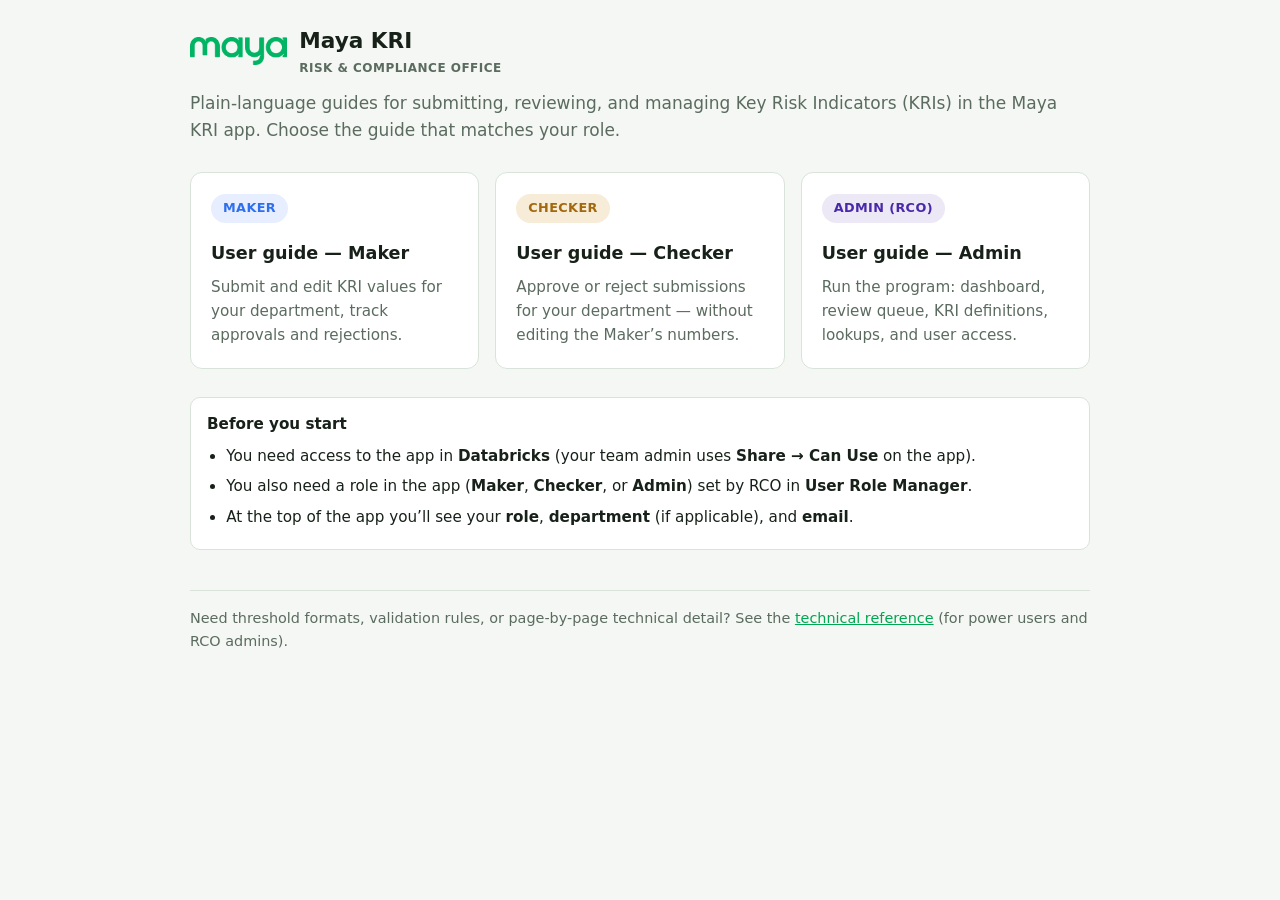
<file: docs/index.html>
<!DOCTYPE html>
<html lang="en">
<head>
  <meta charset="utf-8">
  <meta name="viewport" content="width=device-width, initial-scale=1">
  <title>Maya KRI — User Guide</title>
  <link rel="stylesheet" href="guide.css">
</head>
<body>
  <div class="wrap-wide">
    <div class="top">
      <img src="assets/maya_logo.png" alt="Maya">
      <h1>Maya KRI<span>Risk &amp; Compliance Office</span></h1>
    </div>
    <p class="lede">
      Plain-language guides for submitting, reviewing, and managing Key Risk Indicators (KRIs)
      in the Maya KRI app. Choose the guide that matches your role.
    </p>

    <div class="card-grid">
      <a class="card" href="maker.html">
        <span class="role-badge role-maker">Maker</span>
        <h2>User guide — Maker</h2>
        <p>Submit and edit KRI values for your department, track approvals and rejections.</p>
      </a>
      <a class="card" href="checker.html">
        <span class="role-badge role-checker">Checker</span>
        <h2>User guide — Checker</h2>
        <p>Approve or reject submissions for your department — without editing the Maker’s numbers.</p>
      </a>
      <a class="card" href="admin.html">
        <span class="role-badge role-admin">Admin (RCO)</span>
        <h2>User guide — Admin</h2>
        <p>Run the program: dashboard, review queue, KRI definitions, lookups, and user access.</p>
      </a>
    </div>

    <div class="box box-tip">
      <strong>Before you start</strong>
      <ul>
        <li>You need access to the app in <strong>Databricks</strong> (your team admin uses <strong>Share → Can Use</strong> on the app).</li>
        <li>You also need a role in the app (<strong>Maker</strong>, <strong>Checker</strong>, or <strong>Admin</strong>) set by RCO in <strong>User Role Manager</strong>.</li>
        <li>At the top of the app you’ll see your <strong>role</strong>, <strong>department</strong> (if applicable), and <strong>email</strong>.</li>
      </ul>
    </div>

    <p class="footer-note">
      Need threshold formats, validation rules, or page-by-page technical detail?
      See the <a href="technical-reference.html">technical reference</a> (for power users and RCO admins).
    </p>
  </div>
</body>
</html>
</file>
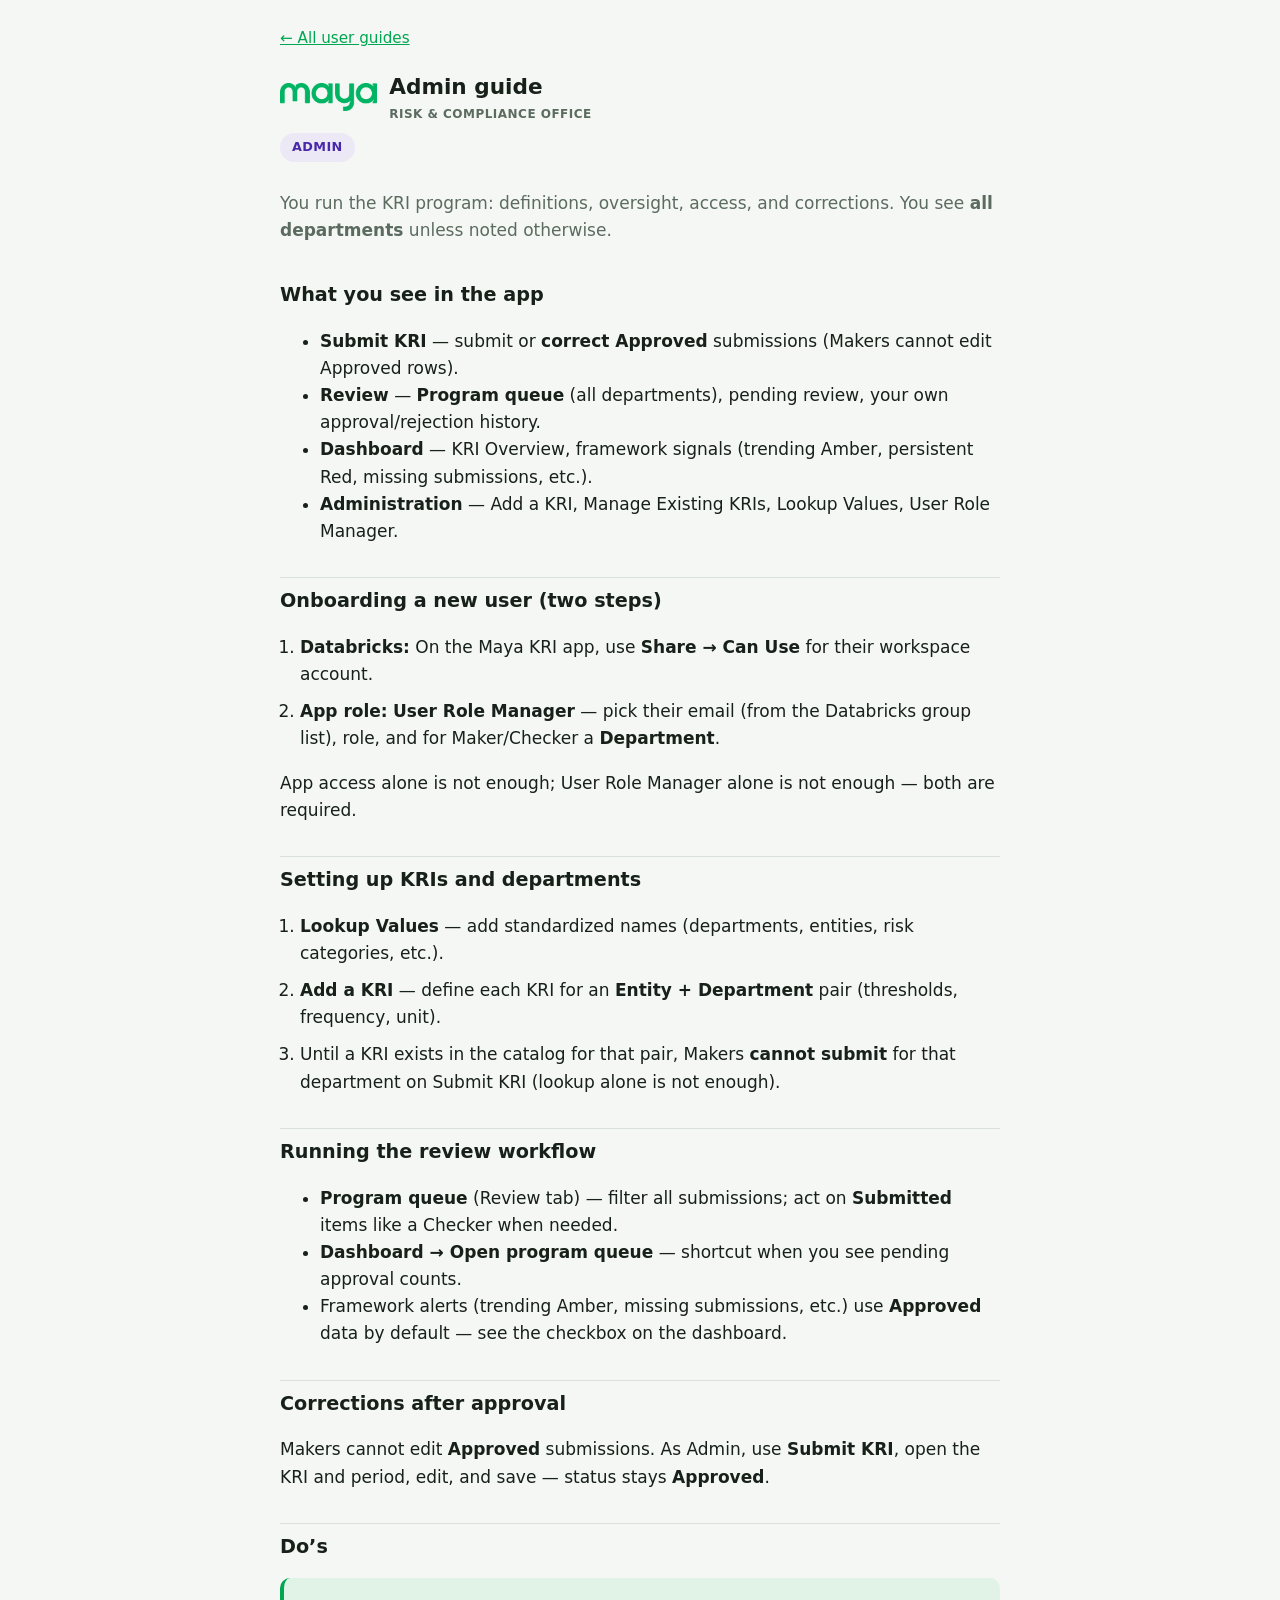
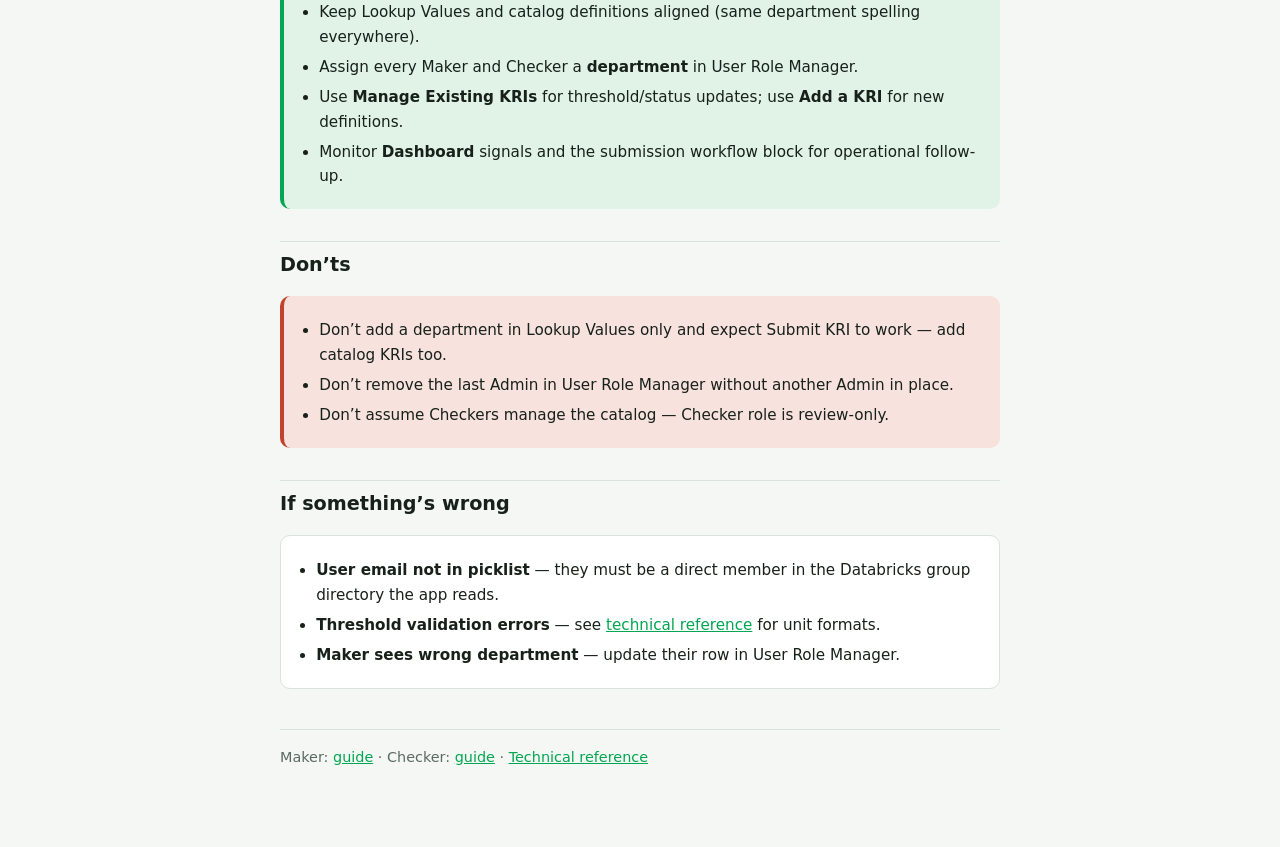
<file: docs/admin.html>
<!DOCTYPE html>
<html lang="en">
<head>
  <meta charset="utf-8">
  <meta name="viewport" content="width=device-width, initial-scale=1">
  <title>Maya KRI — Admin (RCO) guide</title>
  <link rel="stylesheet" href="guide.css">
</head>
<body>
  <div class="wrap">
    <a class="nav-back" href="index.html">← All user guides</a>
    <div class="top">
      <img src="assets/maya_logo.png" alt="Maya">
      <h1>Admin guide<span>Risk &amp; Compliance Office</span></h1>
    </div>
    <span class="role-badge role-admin">Admin</span>
    <p class="lede">
      You run the KRI program: definitions, oversight, access, and corrections. You see <strong>all departments</strong>
      unless noted otherwise.
    </p>

    <h2>What you see in the app</h2>
    <ul>
      <li><strong>Submit KRI</strong> — submit or <strong>correct Approved</strong> submissions (Makers cannot edit Approved rows).</li>
      <li><strong>Review</strong> — <strong>Program queue</strong> (all departments), pending review, your own approval/rejection history.</li>
      <li><strong>Dashboard</strong> — KRI Overview, framework signals (trending Amber, persistent Red, missing submissions, etc.).</li>
      <li><strong>Administration</strong> — Add a KRI, Manage Existing KRIs, Lookup Values, User Role Manager.</li>
    </ul>

    <h2>Onboarding a new user (two steps)</h2>
    <ol class="steps">
      <li><strong>Databricks:</strong> On the Maya KRI app, use <strong>Share → Can Use</strong> for their workspace account.</li>
      <li><strong>App role:</strong> <strong>User Role Manager</strong> — pick their email (from the Databricks group list), role, and for Maker/Checker a <strong>Department</strong>.</li>
    </ol>
    <p>App access alone is not enough; User Role Manager alone is not enough — both are required.</p>

    <h2>Setting up KRIs and departments</h2>
    <ol class="steps">
      <li><strong>Lookup Values</strong> — add standardized names (departments, entities, risk categories, etc.).</li>
      <li><strong>Add a KRI</strong> — define each KRI for an <strong>Entity + Department</strong> pair (thresholds, frequency, unit).</li>
      <li>Until a KRI exists in the catalog for that pair, Makers <strong>cannot submit</strong> for that department on Submit KRI (lookup alone is not enough).</li>
    </ol>

    <h2>Running the review workflow</h2>
    <ul>
      <li><strong>Program queue</strong> (Review tab) — filter all submissions; act on <strong>Submitted</strong> items like a Checker when needed.</li>
      <li><strong>Dashboard → Open program queue</strong> — shortcut when you see pending approval counts.</li>
      <li>Framework alerts (trending Amber, missing submissions, etc.) use <strong>Approved</strong> data by default — see the checkbox on the dashboard.</li>
    </ul>

    <h2>Corrections after approval</h2>
    <p>Makers cannot edit <strong>Approved</strong> submissions. As Admin, use <strong>Submit KRI</strong>, open the KRI and period, edit, and save — status stays <strong>Approved</strong>.</p>

    <h2>Do’s</h2>
    <div class="box box-do">
      <ul>
        <li>Keep Lookup Values and catalog definitions aligned (same department spelling everywhere).</li>
        <li>Assign every Maker and Checker a <strong>department</strong> in User Role Manager.</li>
        <li>Use <strong>Manage Existing KRIs</strong> for threshold/status updates; use <strong>Add a KRI</strong> for new definitions.</li>
        <li>Monitor <strong>Dashboard</strong> signals and the submission workflow block for operational follow-up.</li>
      </ul>
    </div>

    <h2>Don’ts</h2>
    <div class="box box-dont">
      <ul>
        <li>Don’t add a department in Lookup Values only and expect Submit KRI to work — add catalog KRIs too.</li>
        <li>Don’t remove the last Admin in User Role Manager without another Admin in place.</li>
        <li>Don’t assume Checkers manage the catalog — Checker role is review-only.</li>
      </ul>
    </div>

    <h2>If something’s wrong</h2>
    <div class="box box-tip">
      <ul>
        <li><strong>User email not in picklist</strong> — they must be a direct member in the Databricks group directory the app reads.</li>
        <li><strong>Threshold validation errors</strong> — see <a href="technical-reference.html">technical reference</a> for unit formats.</li>
        <li><strong>Maker sees wrong department</strong> — update their row in User Role Manager.</li>
      </ul>
    </div>

    <p class="footer-note">
      Maker: <a href="maker.html">guide</a> · Checker: <a href="checker.html">guide</a> ·
      <a href="technical-reference.html">Technical reference</a>
    </p>
  </div>
</body>
</html>
</file>
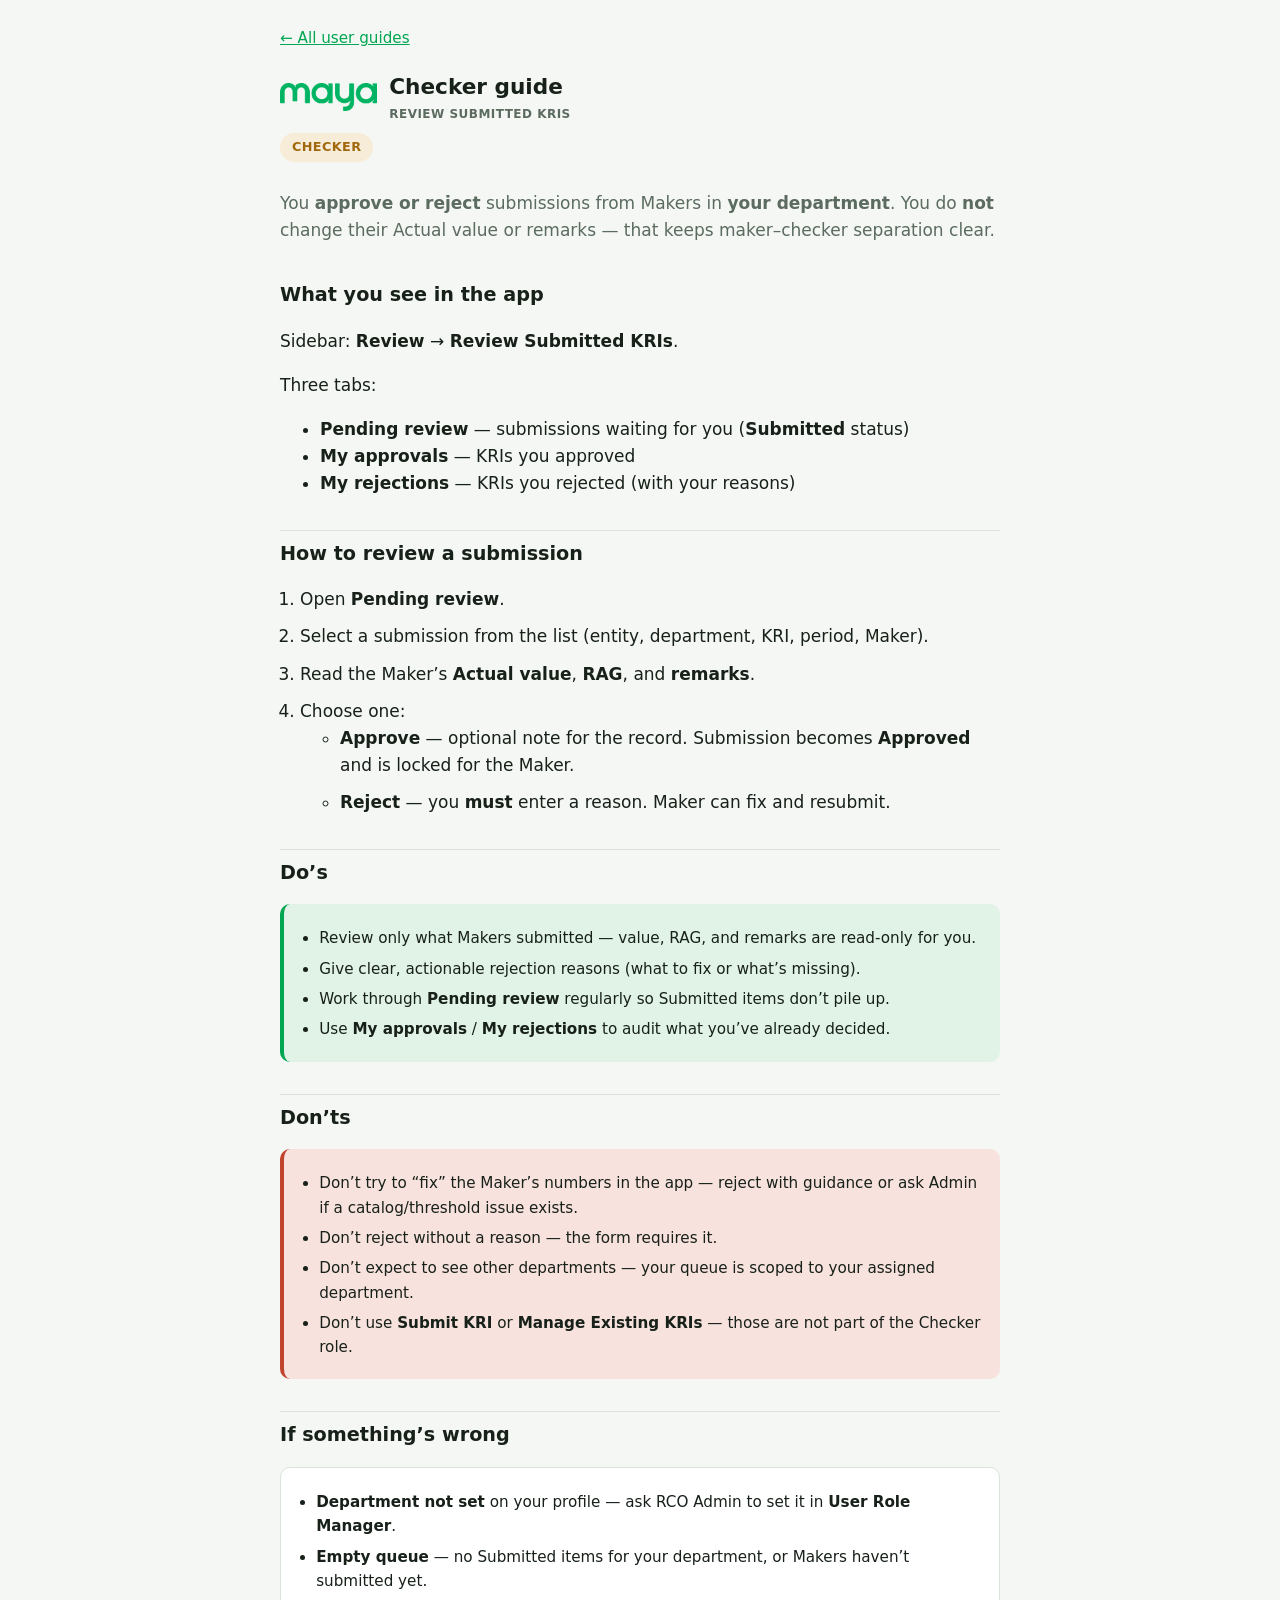
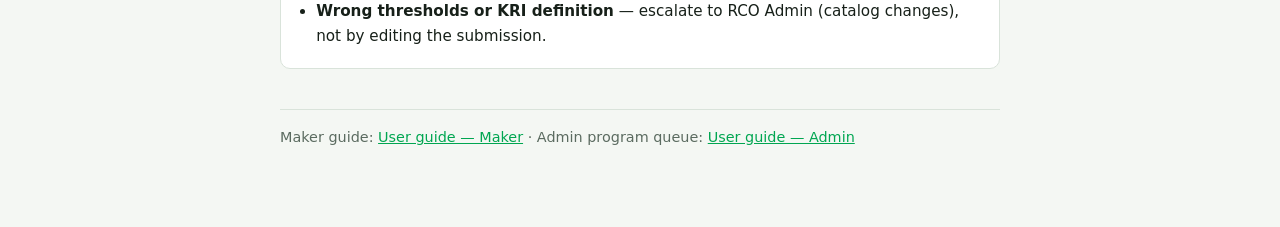
<file: docs/checker.html>
<!DOCTYPE html>
<html lang="en">
<head>
  <meta charset="utf-8">
  <meta name="viewport" content="width=device-width, initial-scale=1">
  <title>Maya KRI — Checker guide</title>
  <link rel="stylesheet" href="guide.css">
</head>
<body>
  <div class="wrap">
    <a class="nav-back" href="index.html">← All user guides</a>
    <div class="top">
      <img src="assets/maya_logo.png" alt="Maya">
      <h1>Checker guide<span>Review submitted KRIs</span></h1>
    </div>
    <span class="role-badge role-checker">Checker</span>
    <p class="lede">
      You <strong>approve or reject</strong> submissions from Makers in <strong>your department</strong>.
      You do <strong>not</strong> change their Actual value or remarks — that keeps maker–checker separation clear.
    </p>

    <h2>What you see in the app</h2>
    <p>Sidebar: <strong>Review</strong> → <strong>Review Submitted KRIs</strong>.</p>
    <p>Three tabs:</p>
    <ul>
      <li><strong>Pending review</strong> — submissions waiting for you (<strong>Submitted</strong> status)</li>
      <li><strong>My approvals</strong> — KRIs you approved</li>
      <li><strong>My rejections</strong> — KRIs you rejected (with your reasons)</li>
    </ul>

    <h2>How to review a submission</h2>
    <ol class="steps">
      <li>Open <strong>Pending review</strong>.</li>
      <li>Select a submission from the list (entity, department, KRI, period, Maker).</li>
      <li>Read the Maker’s <strong>Actual value</strong>, <strong>RAG</strong>, and <strong>remarks</strong>.</li>
      <li>Choose one:
        <ul>
          <li><strong>Approve</strong> — optional note for the record. Submission becomes <strong>Approved</strong> and is locked for the Maker.</li>
          <li><strong>Reject</strong> — you <strong>must</strong> enter a reason. Maker can fix and resubmit.</li>
        </ul>
      </li>
    </ol>

    <h2>Do’s</h2>
    <div class="box box-do">
      <ul>
        <li>Review only what Makers submitted — value, RAG, and remarks are read-only for you.</li>
        <li>Give clear, actionable rejection reasons (what to fix or what’s missing).</li>
        <li>Work through <strong>Pending review</strong> regularly so Submitted items don’t pile up.</li>
        <li>Use <strong>My approvals</strong> / <strong>My rejections</strong> to audit what you’ve already decided.</li>
      </ul>
    </div>

    <h2>Don’ts</h2>
    <div class="box box-dont">
      <ul>
        <li>Don’t try to “fix” the Maker’s numbers in the app — reject with guidance or ask Admin if a catalog/threshold issue exists.</li>
        <li>Don’t reject without a reason — the form requires it.</li>
        <li>Don’t expect to see other departments — your queue is scoped to your assigned department.</li>
        <li>Don’t use <strong>Submit KRI</strong> or <strong>Manage Existing KRIs</strong> — those are not part of the Checker role.</li>
      </ul>
    </div>

    <h2>If something’s wrong</h2>
    <div class="box box-tip">
      <ul>
        <li><strong>Department not set</strong> on your profile — ask RCO Admin to set it in <strong>User Role Manager</strong>.</li>
        <li><strong>Empty queue</strong> — no Submitted items for your department, or Makers haven’t submitted yet.</li>
        <li><strong>Wrong thresholds or KRI definition</strong> — escalate to RCO Admin (catalog changes), not by editing the submission.</li>
      </ul>
    </div>

    <p class="footer-note">Maker guide: <a href="maker.html">User guide — Maker</a> · Admin program queue: <a href="admin.html">User guide — Admin</a></p>
  </div>
</body>
</html>
</file>
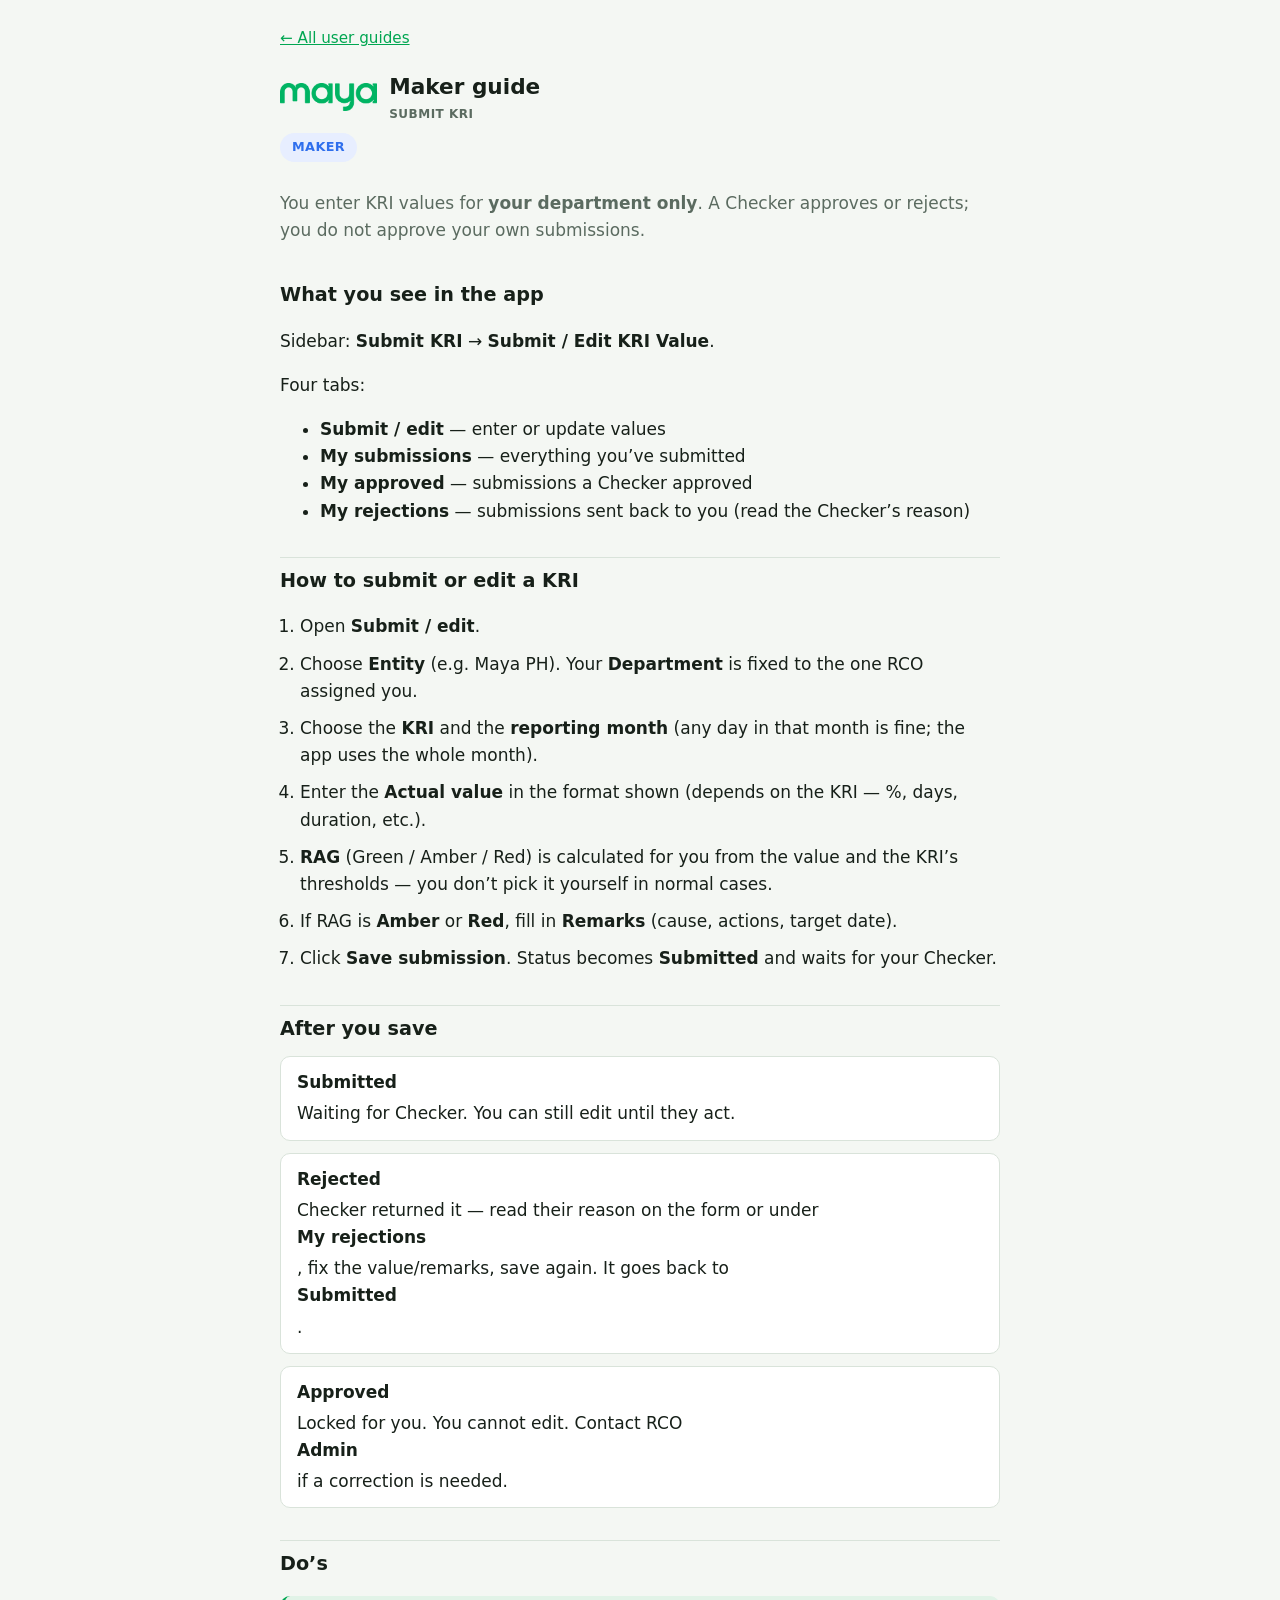
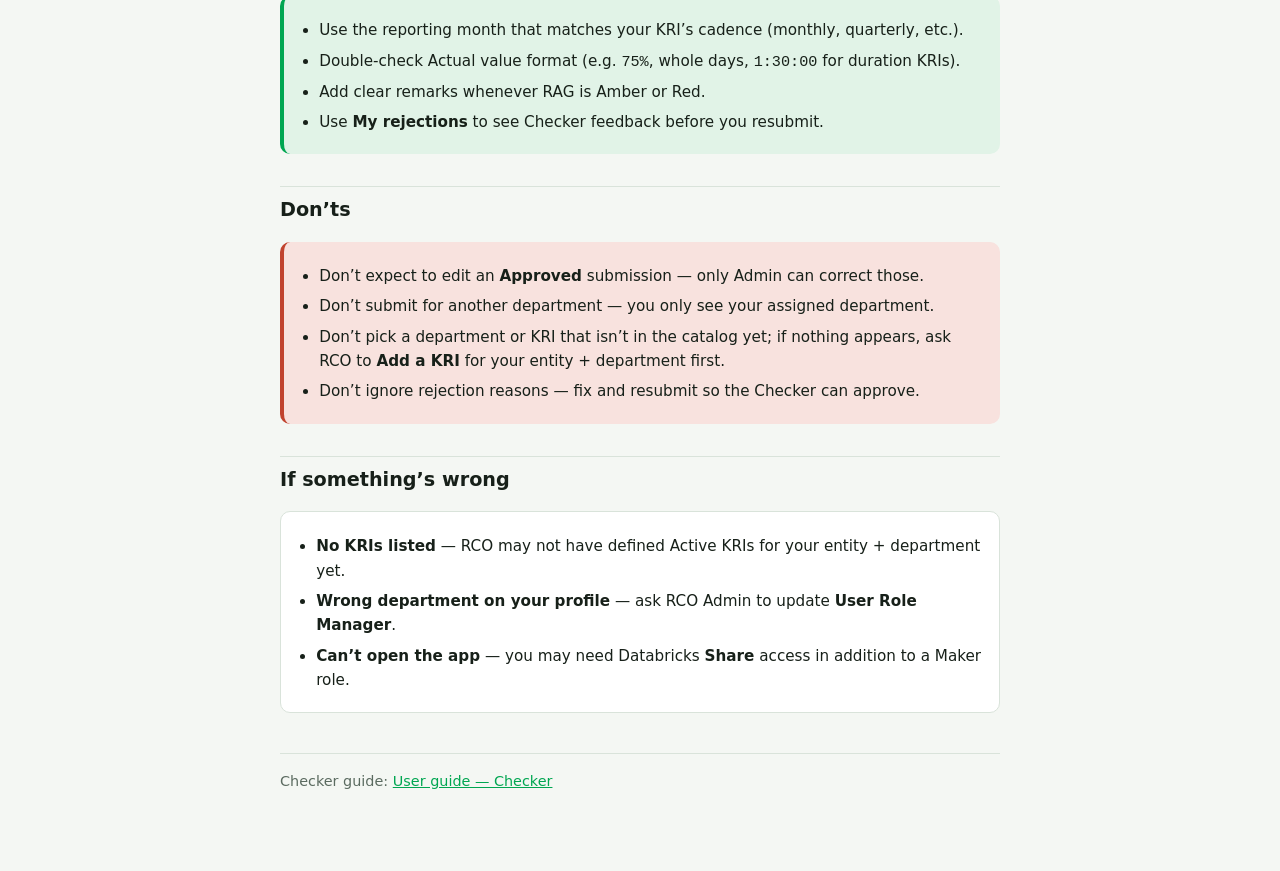
<file: docs/maker.html>
<!DOCTYPE html>
<html lang="en">
<head>
  <meta charset="utf-8">
  <meta name="viewport" content="width=device-width, initial-scale=1">
  <title>Maya KRI — Maker guide</title>
  <link rel="stylesheet" href="guide.css">
</head>
<body>
  <div class="wrap">
    <a class="nav-back" href="index.html">← All user guides</a>
    <div class="top">
      <img src="assets/maya_logo.png" alt="Maya">
      <h1>Maker guide<span>Submit KRI</span></h1>
    </div>
    <span class="role-badge role-maker">Maker</span>
    <p class="lede">
      You enter KRI values for <strong>your department only</strong>. A Checker approves or rejects;
      you do not approve your own submissions.
    </p>

    <h2>What you see in the app</h2>
    <p>Sidebar: <strong>Submit KRI</strong> → <strong>Submit / Edit KRI Value</strong>.</p>
    <p>Four tabs:</p>
    <ul>
      <li><strong>Submit / edit</strong> — enter or update values</li>
      <li><strong>My submissions</strong> — everything you’ve submitted</li>
      <li><strong>My approved</strong> — submissions a Checker approved</li>
      <li><strong>My rejections</strong> — submissions sent back to you (read the Checker’s reason)</li>
    </ul>

    <h2>How to submit or edit a KRI</h2>
    <ol class="steps">
      <li>Open <strong>Submit / edit</strong>.</li>
      <li>Choose <strong>Entity</strong> (e.g. Maya PH). Your <strong>Department</strong> is fixed to the one RCO assigned you.</li>
      <li>Choose the <strong>KRI</strong> and the <strong>reporting month</strong> (any day in that month is fine; the app uses the whole month).</li>
      <li>Enter the <strong>Actual value</strong> in the format shown (depends on the KRI — %, days, duration, etc.).</li>
      <li><strong>RAG</strong> (Green / Amber / Red) is calculated for you from the value and the KRI’s thresholds — you don’t pick it yourself in normal cases.</li>
      <li>If RAG is <strong>Amber</strong> or <strong>Red</strong>, fill in <strong>Remarks</strong> (cause, actions, target date).</li>
      <li>Click <strong>Save submission</strong>. Status becomes <strong>Submitted</strong> and waits for your Checker.</li>
    </ol>

    <h2>After you save</h2>
    <div class="menu-list">
      <strong>Submitted</strong>
      Waiting for Checker. You can still edit until they act.
    </div>
    <div class="menu-list">
      <strong>Rejected</strong>
      Checker returned it — read their reason on the form or under <strong>My rejections</strong>, fix the value/remarks, save again. It goes back to <strong>Submitted</strong>.
    </div>
    <div class="menu-list">
      <strong>Approved</strong>
      Locked for you. You cannot edit. Contact RCO <strong>Admin</strong> if a correction is needed.
    </div>

    <h2>Do’s</h2>
    <div class="box box-do">
      <ul>
        <li>Use the reporting month that matches your KRI’s cadence (monthly, quarterly, etc.).</li>
        <li>Double-check Actual value format (e.g. <code>75%</code>, whole days, <code>1:30:00</code> for duration KRIs).</li>
        <li>Add clear remarks whenever RAG is Amber or Red.</li>
        <li>Use <strong>My rejections</strong> to see Checker feedback before you resubmit.</li>
      </ul>
    </div>

    <h2>Don’ts</h2>
    <div class="box box-dont">
      <ul>
        <li>Don’t expect to edit an <strong>Approved</strong> submission — only Admin can correct those.</li>
        <li>Don’t submit for another department — you only see your assigned department.</li>
        <li>Don’t pick a department or KRI that isn’t in the catalog yet; if nothing appears, ask RCO to <strong>Add a KRI</strong> for your entity + department first.</li>
        <li>Don’t ignore rejection reasons — fix and resubmit so the Checker can approve.</li>
      </ul>
    </div>

    <h2>If something’s wrong</h2>
    <div class="box box-tip">
      <ul>
        <li><strong>No KRIs listed</strong> — RCO may not have defined Active KRIs for your entity + department yet.</li>
        <li><strong>Wrong department on your profile</strong> — ask RCO Admin to update <strong>User Role Manager</strong>.</li>
        <li><strong>Can’t open the app</strong> — you may need Databricks <strong>Share</strong> access in addition to a Maker role.</li>
      </ul>
    </div>

    <p class="footer-note">Checker guide: <a href="checker.html">User guide — Checker</a></p>
  </div>
</body>
</html>
</file>
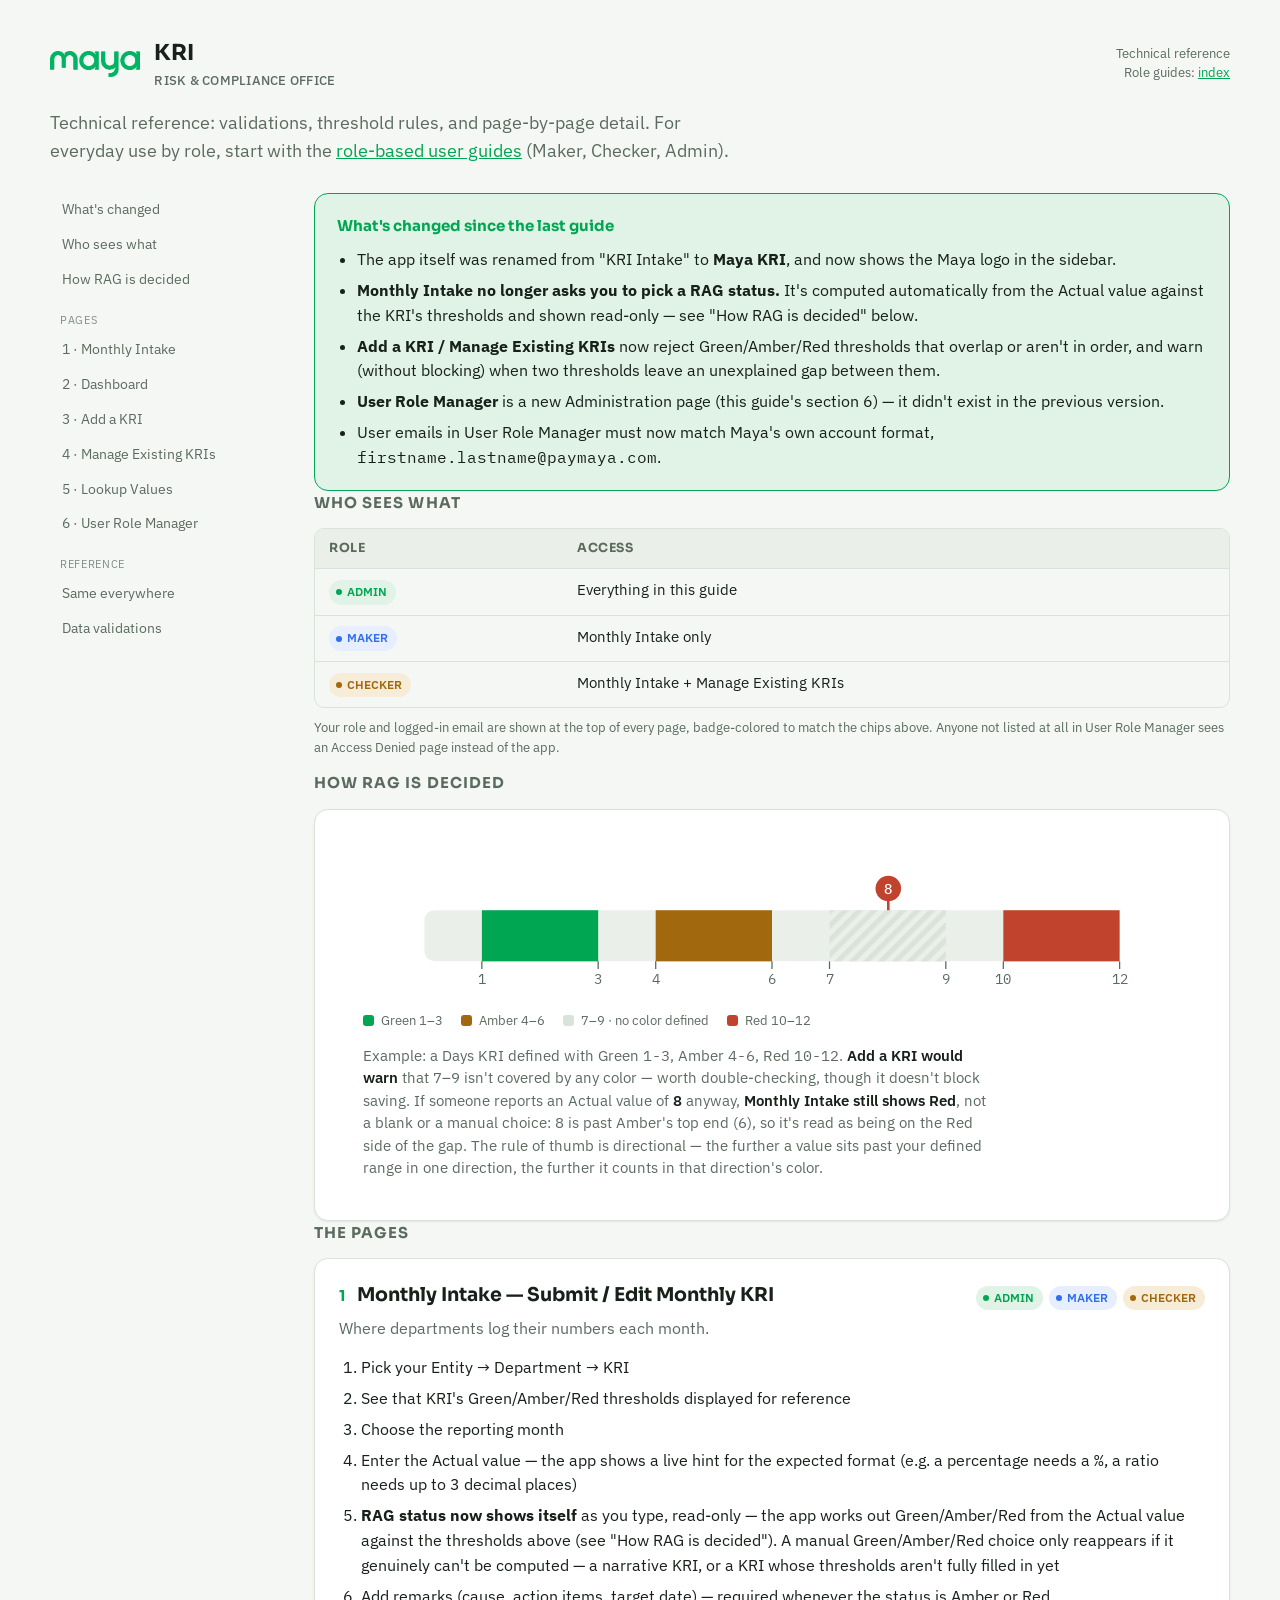
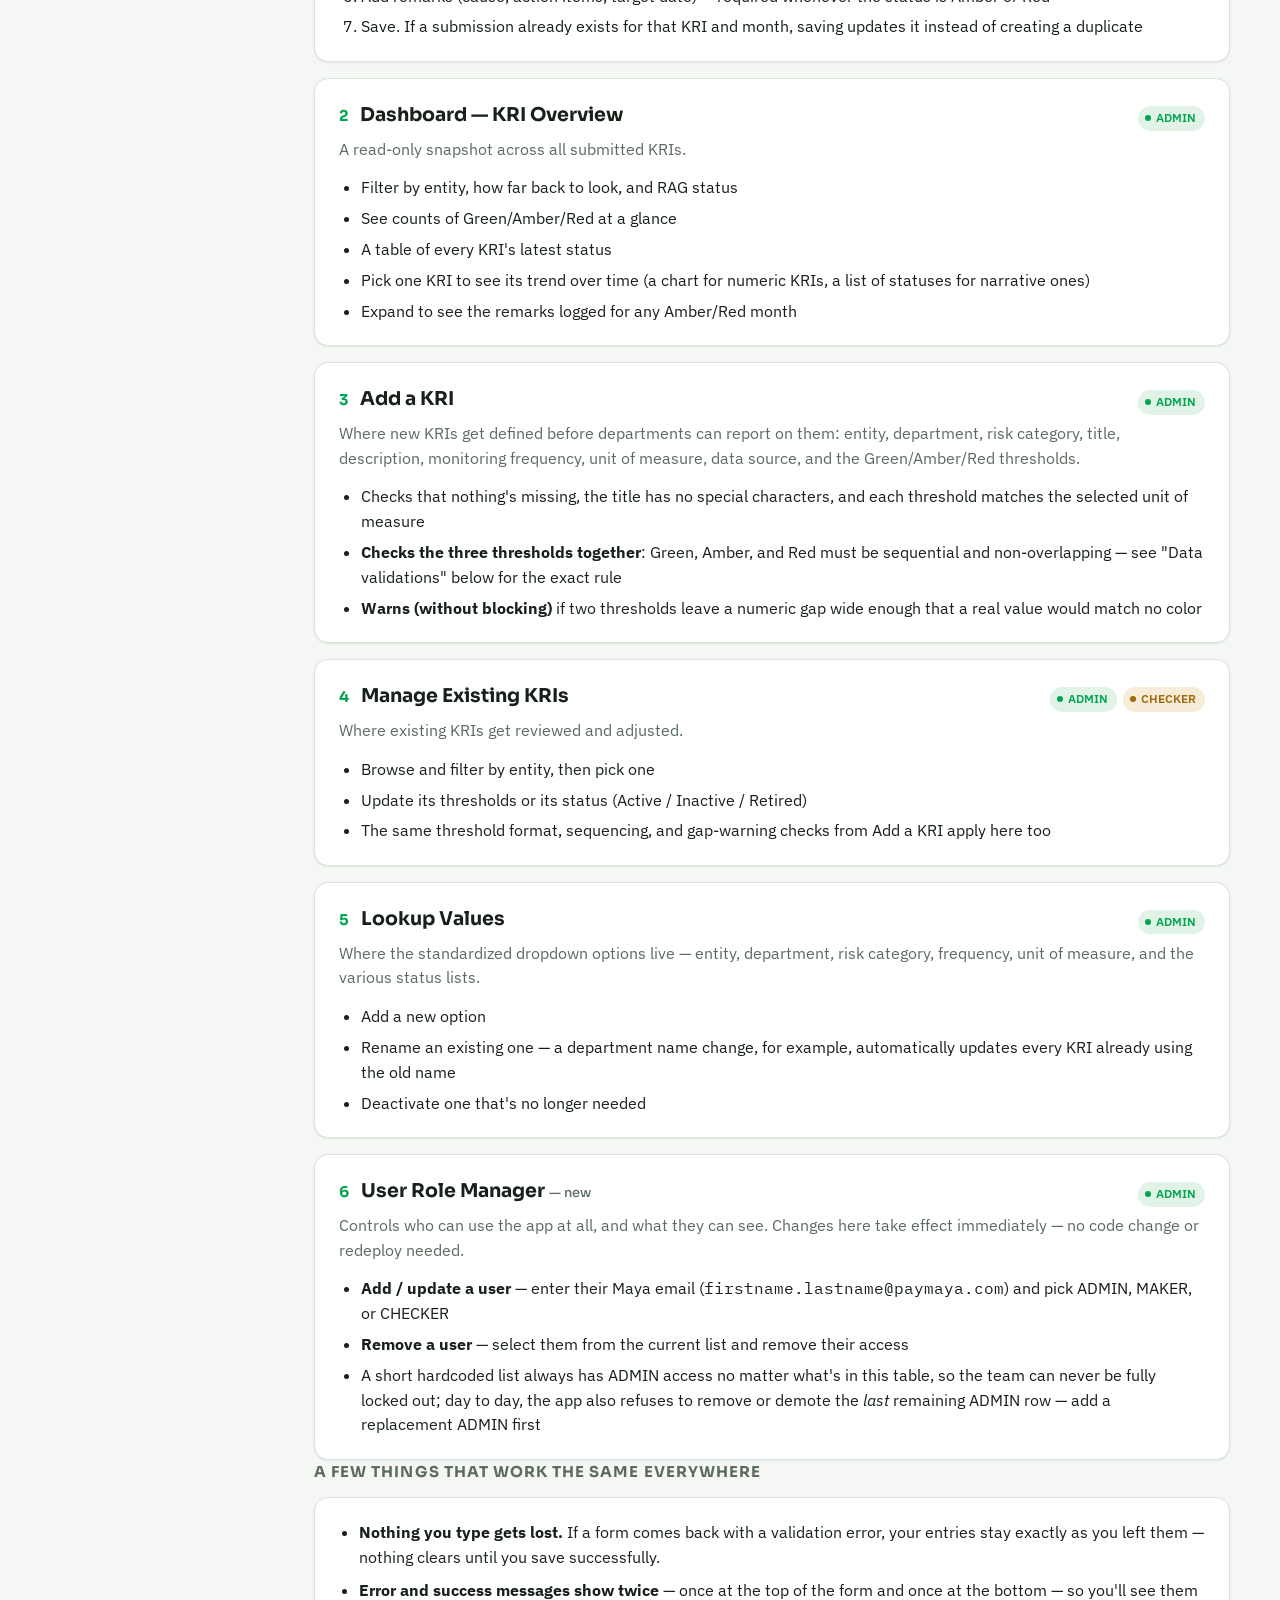
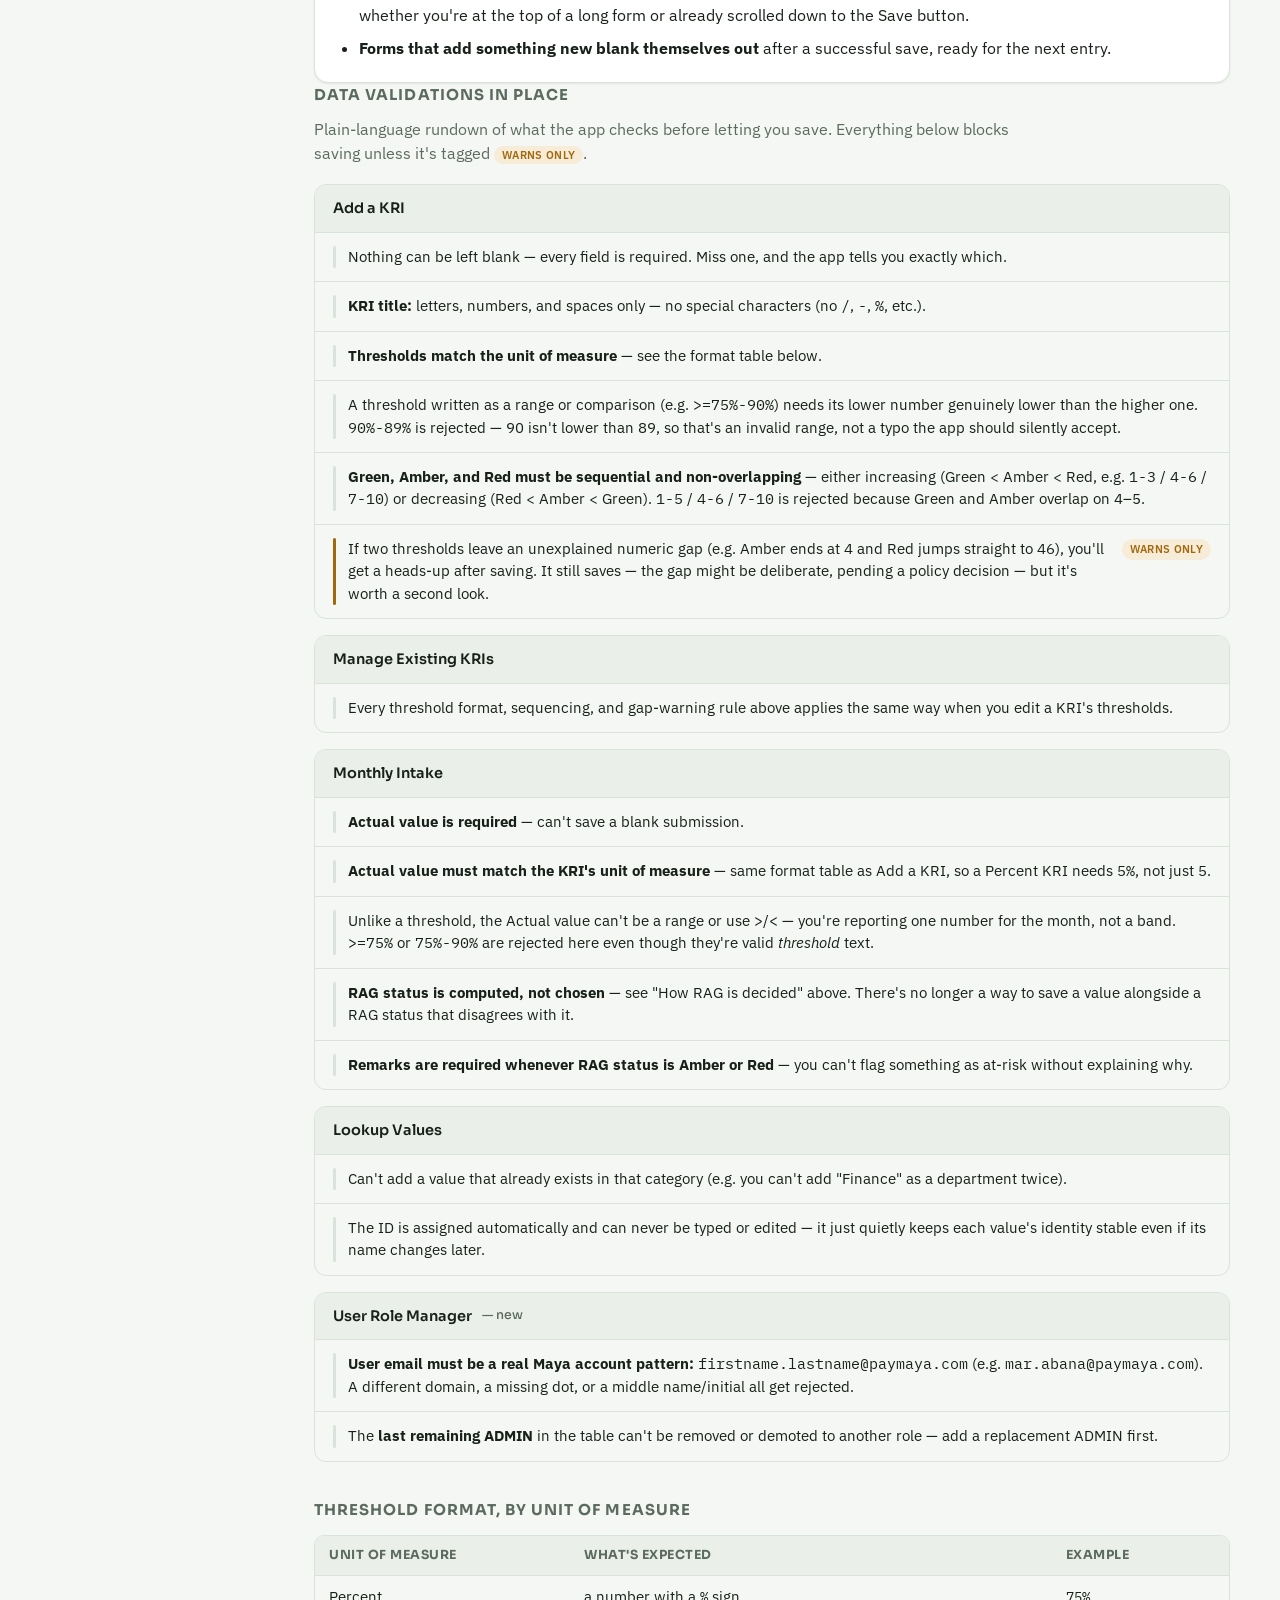
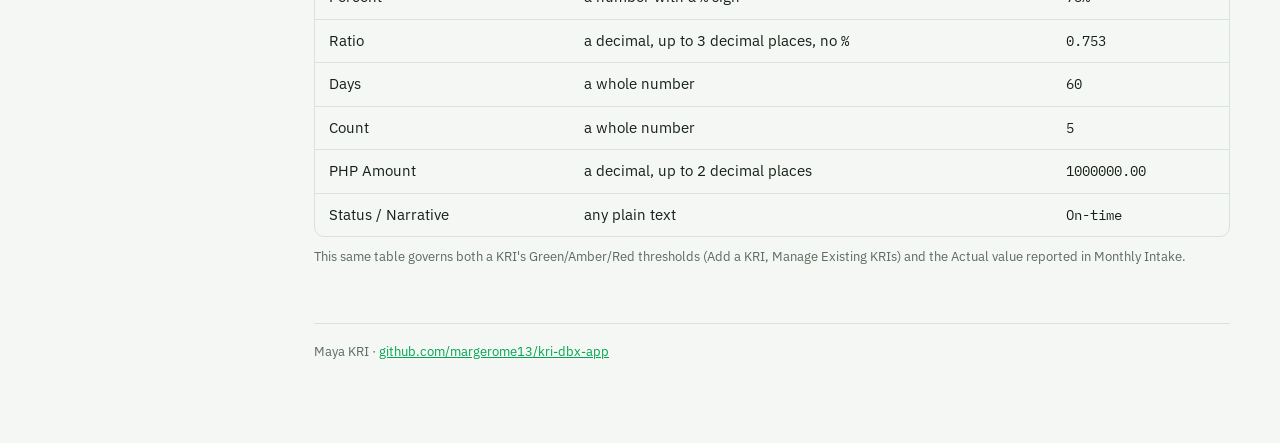
<file: docs/technical-reference.html>
<!DOCTYPE html>
<html lang="en">
<head>
<meta charset="utf-8">
<meta name="viewport" content="width=device-width, initial-scale=1">
<meta name="color-scheme" content="light dark">
<title>Maya KRI — User Guide</title>
<link rel="preconnect" href="https://fonts.gstatic.com" crossorigin>
<link rel="stylesheet" href="https://fonts.googleapis.com/css2?family=Sora:wght@600;700&family=IBM+Plex+Sans:wght@400;500;600&family=IBM+Plex+Mono:wght@400;500&display=swap">
<style>
  :root{
    --bg:#F4F7F3;
    --surface:#FFFFFF;
    --surface-2:#EAF0E9;
    --ink:#172019;
    --ink-muted:#5B6B60;
    --line:#D9E3DA;
    --accent:#00A651;
    --accent-contrast:#FFFFFF;
    --accent-soft:#E1F3E7;
    --maker:#2F6FED;
    --maker-soft:#E7EEFF;
    --checker:#A2680D;
    --checker-soft:#F7ECD8;
    --rag-green:#00A651;
    --rag-amber:#A2680D;
    --rag-red:#C1432E;
    --rag-red-soft:#F8E2DE;
    --shadow:rgba(23,32,25,0.08);
  }
  @media (prefers-color-scheme: dark){
    :root{
      --bg:#0F1712;
      --surface:#17221B;
      --surface-2:#1E2B23;
      --ink:#E8F0EA;
      --ink-muted:#93A79A;
      --line:#2B3A31;
      --accent:#35C77D;
      --accent-contrast:#07130C;
      --accent-soft:#173226;
      --maker:#7CA6FF;
      --maker-soft:#16233F;
      --checker:#E0A542;
      --checker-soft:#332715;
      --rag-green:#35C77D;
      --rag-amber:#E0A542;
      --rag-red:#E2685A;
      --rag-red-soft:#3A211D;
      --shadow:rgba(0,0,0,0.5);
    }
  }

  *{box-sizing:border-box;}
  html{background:var(--bg);}
  body{
    margin:0;
    background:var(--bg);
    color:var(--ink);
    font-family:"IBM Plex Sans", system-ui, -apple-system, sans-serif;
    font-size:16px;
    line-height:1.55;
    padding-inline:20px;
  }
  img{max-width:100%;}
  h1,h2,h3{
    font-family:"Sora", "IBM Plex Sans", sans-serif;
    color:var(--ink);
    text-wrap:balance;
    margin:0;
  }
  code, .mono{
    font-family:"IBM Plex Mono", "SFMono-Regular", monospace;
    font-variant-numeric:tabular-nums;
  }
  a{color:var(--accent);}
  .wrap{
    max-width:1180px;
    margin:0 auto;
    padding-block:36px 80px;
  }

  /* ---------- top identity bar ---------- */
  .topbar{
    display:flex;
    align-items:center;
    gap:14px;
    margin-bottom:8px;
  }
  .topbar img.logo{height:26px; width:auto; flex:none;}
  .brand{
    font-family:"Sora",sans-serif;
    font-weight:700;
    font-size:22px;
    letter-spacing:-0.01em;
  }
  .brand small{
    display:block;
    font-family:"IBM Plex Sans",sans-serif;
    font-weight:500;
    font-size:13px;
    color:var(--ink-muted);
    letter-spacing:.02em;
    text-transform:uppercase;
    margin-top:1px;
  }
  .updated{
    margin-left:auto;
    font-size:13px;
    color:var(--ink-muted);
    text-align:right;
    line-height:1.4;
  }

  .lede{
    font-size:18px;
    color:var(--ink-muted);
    max-width:62ch;
    margin:18px 0 28px;
  }

  /* ---------- layout: sticky TOC + content ---------- */
  .layout{
    display:grid;
    grid-template-columns:220px minmax(0,1fr);
    gap:44px;
    align-items:start;
  }
  nav.toc{
    position:sticky;
    top:28px;
    display:flex;
    flex-direction:column;
    gap:2px;
    padding-right:8px;
  }
  nav.toc a{
    color:var(--ink-muted);
    text-decoration:none;
    font-size:13.5px;
    padding:6px 10px;
    border-radius:7px;
    border-left:2px solid transparent;
  }
  nav.toc a:hover{color:var(--ink); background:var(--surface-2);}
  nav.toc .toc-group{
    font-size:11px;
    text-transform:uppercase;
    letter-spacing:.06em;
    color:var(--ink-muted);
    margin:14px 0 2px;
    padding-left:10px;
    opacity:.75;
  }
  nav.toc .toc-group:first-child{margin-top:2px;}

  main{min-width:0;}
  section{scroll-margin-top:20px;}

  /* ---------- generic panel ---------- */
  .panel{
    background:var(--surface);
    border:1px solid var(--line);
    border-radius:14px;
    padding:22px 24px;
    box-shadow:0 1px 2px var(--shadow);
  }
  .stack{display:flex; flex-direction:column; gap:16px;}

  h2.section-title{
    font-size:15px;
    text-transform:uppercase;
    letter-spacing:.07em;
    color:var(--ink-muted);
    margin:40px 0 14px;
  }
  h2.section-title:first-of-type{margin-top:0;}

  /* ---------- role chips ---------- */
  .chip{
    display:inline-flex;
    align-items:center;
    gap:5px;
    font-size:12px;
    font-weight:600;
    padding:3px 9px 3px 7px;
    border-radius:100px;
    white-space:nowrap;
  }
  .chip::before{content:"";width:6px;height:6px;border-radius:50%;background:currentColor;}
  .chip-admin{background:var(--accent-soft); color:var(--accent);}
  .chip-maker{background:var(--maker-soft); color:var(--maker);}
  .chip-checker{background:var(--checker-soft); color:var(--checker);}

  /* ---------- access table ---------- */
  table{
    width:100%;
    border-collapse:collapse;
    font-size:14.5px;
  }
  th,td{
    text-align:left;
    padding:10px 14px;
    border-bottom:1px solid var(--line);
    vertical-align:top;
  }
  th{
    font-family:"Sora",sans-serif;
    font-size:12.5px;
    text-transform:uppercase;
    letter-spacing:.04em;
    color:var(--ink-muted);
    background:var(--surface-2);
  }
  tr:last-child td{border-bottom:none;}
  .table-wrap{overflow-x:auto; border-radius:10px; border:1px solid var(--line);}
  .table-wrap table{border:none;}
  .table-wrap th:first-child, .table-wrap td:first-child{padding-left:14px;}
  .footnote{font-size:13px; color:var(--ink-muted); margin-top:10px;}

  /* ---------- changelog callout ---------- */
  .changelog{
    border:1px solid var(--accent);
    background:var(--accent-soft);
    border-radius:14px;
    padding:20px 22px;
  }
  .changelog h3{font-size:15px; color:var(--accent); margin-bottom:10px;}
  .changelog ul{margin:0; padding-left:20px;}
  .changelog li{margin-bottom:6px;}
  .changelog li:last-child{margin-bottom:0;}

  /* ---------- page cards (sections 1-6) ---------- */
  .page-card{
    background:var(--surface);
    border:1px solid var(--line);
    border-radius:14px;
    padding:22px 24px;
    box-shadow:0 1px 2px var(--shadow);
  }
  .page-head{
    display:flex;
    align-items:baseline;
    gap:12px;
    flex-wrap:wrap;
    margin-bottom:6px;
  }
  .page-num{
    font-family:"Sora",sans-serif;
    font-weight:700;
    color:var(--accent);
    font-size:15px;
  }
  .page-head h3{font-size:19px;}
  .page-chips{margin-left:auto; display:flex; gap:6px;}
  .page-card p.desc{color:var(--ink-muted); margin:6px 0 14px;}
  .page-card ol, .page-card ul{margin:0; padding-left:22px;}
  .page-card li{margin-bottom:6px;}
  .page-card li:last-child{margin-bottom:0;}
  .page-grid{display:grid; gap:16px;}

  /* ---------- RAG diagram ---------- */
  figure.diagram{margin:0; padding:22px 24px 18px;}
  figure.diagram svg{width:100%; height:auto; display:block;}
  .legend{display:flex; gap:18px; flex-wrap:wrap; margin-top:14px; font-size:13px; color:var(--ink-muted);}
  .legend span{display:inline-flex; align-items:center; gap:7px;}
  .swatch{width:11px;height:11px;border-radius:3px; flex:none;}
  figcaption{
    margin-top:14px;
    font-size:14.5px;
    color:var(--ink-muted);
    max-width:70ch;
  }
  figcaption strong{color:var(--ink); font-weight:600;}

  /* ---------- validation rules ---------- */
  .rule-group{border:1px solid var(--line); border-radius:12px; overflow:hidden;}
  .rule-group-head{
    background:var(--surface-2);
    padding:12px 18px;
    font-family:"Sora",sans-serif;
    font-weight:600;
    font-size:14.5px;
    display:flex;
    align-items:center;
    gap:10px;
  }
  .rule{
    padding:13px 18px;
    border-top:1px solid var(--line);
    font-size:14.5px;
    display:flex;
    gap:12px;
  }
  .rule .bar{width:3px; border-radius:2px; flex:none; background:var(--line);}
  .rule.warn .bar{background:var(--rag-amber);}
  .rule p{margin:0; flex:1;}
  .tag{
    font-size:11px;
    font-weight:600;
    text-transform:uppercase;
    letter-spacing:.03em;
    padding:2px 8px;
    border-radius:100px;
    background:var(--checker-soft);
    color:var(--checker);
    white-space:nowrap;
    flex:none;
    align-self:flex-start;
    margin-top:1px;
  }

  .unit-table code{font-size:13.5px;}

  ul.plain{padding-left:20px; margin:0;}
  ul.plain li{margin-bottom:8px;}
  ul.plain li:last-child{margin-bottom:0;}

  footer.page-footer{
    margin-top:56px;
    padding-top:18px;
    border-top:1px solid var(--line);
    font-size:13px;
    color:var(--ink-muted);
  }

  @media (max-width: 860px){
    .layout{grid-template-columns:1fr;}
    nav.toc{
      position:static;
      flex-direction:row;
      overflow-x:auto;
      gap:6px;
      padding-bottom:8px;
      border-bottom:1px solid var(--line);
      margin-bottom:18px;
    }
    nav.toc .toc-group{display:none;}
    nav.toc a{
      background:var(--surface-2);
      white-space:nowrap;
      flex:none;
    }
    .updated{display:none;}
    .page-chips{margin-left:0; width:100%;}
  }
</style>
</head>
<body>
<div class="wrap">

  <div class="topbar">
    <img class="logo" src="assets/maya_logo.png" alt="Maya">
    <div class="brand">KRI<small>Risk &amp; compliance office</small></div>
    <div class="updated">Technical reference<br>Role guides: <a href="index.html">index</a></div>
  </div>

  <p class="lede">Technical reference: validations, threshold rules, and page-by-page detail. For everyday use by role, start with the <a href="index.html">role-based user guides</a> (Maker, Checker, Admin).</p>

  <div class="layout">

    <nav class="toc">
      <a href="#whats-changed">What's changed</a>
      <a href="#access">Who sees what</a>
      <a href="#how-rag-works">How RAG is decided</a>
      <div class="toc-group">Pages</div>
      <a href="#page-intake">1 · Monthly Intake</a>
      <a href="#page-dashboard">2 · Dashboard</a>
      <a href="#page-add">3 · Add a KRI</a>
      <a href="#page-manage">4 · Manage Existing KRIs</a>
      <a href="#page-lookup">5 · Lookup Values</a>
      <a href="#page-roles">6 · User Role Manager</a>
      <div class="toc-group">Reference</div>
      <a href="#everywhere">Same everywhere</a>
      <a href="#validations">Data validations</a>
    </nav>

    <main>

      <section id="whats-changed">
        <div class="changelog">
          <h3>What's changed since the last guide</h3>
          <ul>
            <li>The app itself was renamed from "KRI Intake" to <strong>Maya KRI</strong>, and now shows the Maya logo in the sidebar.</li>
            <li><strong>Monthly Intake no longer asks you to pick a RAG status.</strong> It's computed automatically from the Actual value against the KRI's thresholds and shown read-only — see "How RAG is decided" below.</li>
            <li><strong>Add a KRI / Manage Existing KRIs</strong> now reject Green/Amber/Red thresholds that overlap or aren't in order, and warn (without blocking) when two thresholds leave an unexplained gap between them.</li>
            <li><strong>User Role Manager</strong> is a new Administration page (this guide's section 6) — it didn't exist in the previous version.</li>
            <li>User emails in User Role Manager must now match Maya's own account format, <code>firstname.lastname@paymaya.com</code>.</li>
          </ul>
        </div>
      </section>

      <section id="access">
        <h2 class="section-title">Who sees what</h2>
        <div class="table-wrap">
          <table>
            <tr><th>Role</th><th>Access</th></tr>
            <tr><td><span class="chip chip-admin">ADMIN</span></td><td>Everything in this guide</td></tr>
            <tr><td><span class="chip chip-maker">MAKER</span></td><td>Monthly Intake only</td></tr>
            <tr><td><span class="chip chip-checker">CHECKER</span></td><td>Monthly Intake + Manage Existing KRIs</td></tr>
          </table>
        </div>
        <p class="footnote">Your role and logged-in email are shown at the top of every page, badge-colored to match the chips above. Anyone not listed at all in User Role Manager sees an Access Denied page instead of the app.</p>
      </section>

      <section id="how-rag-works">
        <h2 class="section-title">How RAG is decided</h2>
        <div class="panel">
          <figure class="diagram">
            <svg viewBox="0 0 640 112" role="img" aria-label="Threshold bar for a Days KRI: Green 1 to 3, Amber 4 to 6, an undefined gap from 7 to 9, and Red 10 to 12. A marker at 8 shows it resolving to Red.">
              <defs>
                <pattern id="hatch" width="8" height="8" patternUnits="userSpaceOnUse" patternTransform="rotate(45)">
                  <rect width="8" height="8" fill="var(--surface-2)"/>
                  <rect width="4" height="8" fill="var(--line)"/>
                </pattern>
              </defs>

              <!-- background track -->
              <rect x="48" y="44" width="544" height="40" rx="8" fill="var(--surface-2)"/>

              <!-- bands -->
              <rect x="93" y="44" width="91" height="40" fill="var(--rag-green)"/>
              <rect x="229" y="44" width="91" height="40" fill="var(--rag-amber)"/>
              <rect x="365" y="44" width="91" height="40" fill="url(#hatch)"/>
              <rect x="501" y="44" width="91" height="40" fill="var(--rag-red)"/>

              <!-- marker at value 8 -->
              <line x1="411" y1="34" x2="411" y2="44" stroke="var(--rag-red)" stroke-width="2"/>
              <circle cx="411" cy="27" r="10" fill="var(--rag-red)"/>
              <text x="411" y="31" text-anchor="middle" font-family="IBM Plex Mono" font-size="11" font-weight="500" fill="var(--accent-contrast)">8</text>

              <!-- ticks -->
              <g font-family="IBM Plex Mono" font-size="11" fill="var(--ink-muted)">
                <line x1="93" y1="84" x2="93" y2="90" stroke="var(--ink-muted)"/>
                <text x="93" y="102" text-anchor="middle">1</text>
                <line x1="184" y1="84" x2="184" y2="90" stroke="var(--ink-muted)"/>
                <text x="184" y="102" text-anchor="middle">3</text>
                <line x1="229" y1="84" x2="229" y2="90" stroke="var(--ink-muted)"/>
                <text x="229" y="102" text-anchor="middle">4</text>
                <line x1="320" y1="84" x2="320" y2="90" stroke="var(--ink-muted)"/>
                <text x="320" y="102" text-anchor="middle">6</text>
                <line x1="365" y1="84" x2="365" y2="90" stroke="var(--ink-muted)"/>
                <text x="365" y="102" text-anchor="middle">7</text>
                <line x1="456" y1="84" x2="456" y2="90" stroke="var(--ink-muted)"/>
                <text x="456" y="102" text-anchor="middle">9</text>
                <line x1="501" y1="84" x2="501" y2="90" stroke="var(--ink-muted)"/>
                <text x="501" y="102" text-anchor="middle">10</text>
                <line x1="592" y1="84" x2="592" y2="90" stroke="var(--ink-muted)"/>
                <text x="592" y="102" text-anchor="middle">12</text>
              </g>
            </svg>
            <div class="legend">
              <span><i class="swatch" style="background:var(--rag-green)"></i>Green 1–3</span>
              <span><i class="swatch" style="background:var(--rag-amber)"></i>Amber 4–6</span>
              <span><i class="swatch" style="background:var(--line)"></i>7–9 · no color defined</span>
              <span><i class="swatch" style="background:var(--rag-red)"></i>Red 10–12</span>
            </div>
            <figcaption>
              Example: a Days KRI defined with Green <code>1-3</code>, Amber <code>4-6</code>, Red <code>10-12</code>. <strong>Add a KRI would warn</strong> that 7–9 isn't covered by any color — worth double-checking, though it doesn't block saving. If someone reports an Actual value of <strong>8</strong> anyway, <strong>Monthly Intake still shows Red</strong>, not a blank or a manual choice: 8 is past Amber's top end (6), so it's read as being on the Red side of the gap. The rule of thumb is directional — the further a value sits past your defined range in one direction, the further it counts in that direction's color.
            </figcaption>
          </figure>
        </div>
      </section>

      <h2 class="section-title" id="pages-heading">The pages</h2>

      <div class="page-grid">

        <div class="page-card" id="page-intake">
          <div class="page-head">
            <span class="page-num">1</span>
            <h3>Monthly Intake — Submit / Edit Monthly KRI</h3>
            <div class="page-chips"><span class="chip chip-admin">ADMIN</span><span class="chip chip-maker">MAKER</span><span class="chip chip-checker">CHECKER</span></div>
          </div>
          <p class="desc">Where departments log their numbers each month.</p>
          <ol>
            <li>Pick your Entity → Department → KRI</li>
            <li>See that KRI's Green/Amber/Red thresholds displayed for reference</li>
            <li>Choose the reporting month</li>
            <li>Enter the Actual value — the app shows a live hint for the expected format (e.g. a percentage needs a <code>%</code>, a ratio needs up to 3 decimal places)</li>
            <li><strong>RAG status now shows itself</strong> as you type, read-only — the app works out Green/Amber/Red from the Actual value against the thresholds above (see "How RAG is decided"). A manual Green/Amber/Red choice only reappears if it genuinely can't be computed — a narrative KRI, or a KRI whose thresholds aren't fully filled in yet</li>
            <li>Add remarks (cause, action items, target date) — required whenever the status is Amber or Red</li>
            <li>Save. If a submission already exists for that KRI and month, saving updates it instead of creating a duplicate</li>
          </ol>
        </div>

        <div class="page-card" id="page-dashboard">
          <div class="page-head">
            <span class="page-num">2</span>
            <h3>Dashboard — KRI Overview</h3>
            <div class="page-chips"><span class="chip chip-admin">ADMIN</span></div>
          </div>
          <p class="desc">A read-only snapshot across all submitted KRIs.</p>
          <ul>
            <li>Filter by entity, how far back to look, and RAG status</li>
            <li>See counts of Green/Amber/Red at a glance</li>
            <li>A table of every KRI's latest status</li>
            <li>Pick one KRI to see its trend over time (a chart for numeric KRIs, a list of statuses for narrative ones)</li>
            <li>Expand to see the remarks logged for any Amber/Red month</li>
          </ul>
        </div>

        <div class="page-card" id="page-add">
          <div class="page-head">
            <span class="page-num">3</span>
            <h3>Add a KRI</h3>
            <div class="page-chips"><span class="chip chip-admin">ADMIN</span></div>
          </div>
          <p class="desc">Where new KRIs get defined before departments can report on them: entity, department, risk category, title, description, monitoring frequency, unit of measure, data source, and the Green/Amber/Red thresholds.</p>
          <ul>
            <li>Checks that nothing's missing, the title has no special characters, and each threshold matches the selected unit of measure</li>
            <li><strong>Checks the three thresholds together</strong>: Green, Amber, and Red must be sequential and non-overlapping — see "Data validations" below for the exact rule</li>
            <li><strong>Warns (without blocking)</strong> if two thresholds leave a numeric gap wide enough that a real value would match no color</li>
          </ul>
        </div>

        <div class="page-card" id="page-manage">
          <div class="page-head">
            <span class="page-num">4</span>
            <h3>Manage Existing KRIs</h3>
            <div class="page-chips"><span class="chip chip-admin">ADMIN</span><span class="chip chip-checker">CHECKER</span></div>
          </div>
          <p class="desc">Where existing KRIs get reviewed and adjusted.</p>
          <ul>
            <li>Browse and filter by entity, then pick one</li>
            <li>Update its thresholds or its status (Active / Inactive / Retired)</li>
            <li>The same threshold format, sequencing, and gap-warning checks from Add a KRI apply here too</li>
          </ul>
        </div>

        <div class="page-card" id="page-lookup">
          <div class="page-head">
            <span class="page-num">5</span>
            <h3>Lookup Values</h3>
            <div class="page-chips"><span class="chip chip-admin">ADMIN</span></div>
          </div>
          <p class="desc">Where the standardized dropdown options live — entity, department, risk category, frequency, unit of measure, and the various status lists.</p>
          <ul>
            <li>Add a new option</li>
            <li>Rename an existing one — a department name change, for example, automatically updates every KRI already using the old name</li>
            <li>Deactivate one that's no longer needed</li>
          </ul>
        </div>

        <div class="page-card" id="page-roles">
          <div class="page-head">
            <span class="page-num">6</span>
            <h3>User Role Manager <span style="color:var(--ink-muted); font-weight:500; font-size:13px;">— new</span></h3>
            <div class="page-chips"><span class="chip chip-admin">ADMIN</span></div>
          </div>
          <p class="desc">Controls who can use the app at all, and what they can see. Changes here take effect immediately — no code change or redeploy needed.</p>
          <ul>
            <li><strong>Add / update a user</strong> — enter their Maya email (<code>firstname.lastname@paymaya.com</code>) and pick ADMIN, MAKER, or CHECKER</li>
            <li><strong>Remove a user</strong> — select them from the current list and remove their access</li>
            <li>A short hardcoded list always has ADMIN access no matter what's in this table, so the team can never be fully locked out; day to day, the app also refuses to remove or demote the <em>last</em> remaining ADMIN row — add a replacement ADMIN first</li>
          </ul>
        </div>

      </div>

      <section id="everywhere">
        <h2 class="section-title">A few things that work the same everywhere</h2>
        <div class="panel">
          <ul class="plain">
            <li><strong>Nothing you type gets lost.</strong> If a form comes back with a validation error, your entries stay exactly as you left them — nothing clears until you save successfully.</li>
            <li><strong>Error and success messages show twice</strong> — once at the top of the form and once at the bottom — so you'll see them whether you're at the top of a long form or already scrolled down to the Save button.</li>
            <li><strong>Forms that add something new blank themselves out</strong> after a successful save, ready for the next entry.</li>
          </ul>
        </div>
      </section>

      <section id="validations">
        <h2 class="section-title">Data validations in place</h2>
        <p style="color:var(--ink-muted); margin:-4px 0 18px; max-width:70ch;">Plain-language rundown of what the app checks before letting you save. Everything below blocks saving unless it's tagged <span class="tag">warns only</span>.</p>

        <div class="stack">

          <div class="rule-group">
            <div class="rule-group-head">Add a KRI</div>
            <div class="rule"><div class="bar"></div><p>Nothing can be left blank — every field is required. Miss one, and the app tells you exactly which.</p></div>
            <div class="rule"><div class="bar"></div><p><strong>KRI title:</strong> letters, numbers, and spaces only — no special characters (no <code>/</code>, <code>-</code>, <code>%</code>, etc.).</p></div>
            <div class="rule"><div class="bar"></div><p><strong>Thresholds match the unit of measure</strong> — see the format table below.</p></div>
            <div class="rule"><div class="bar"></div><p>A threshold written as a range or comparison (e.g. <code>>=75%-90%</code>) needs its lower number genuinely lower than the higher one. <code>90%-89%</code> is rejected — 90 isn't lower than 89, so that's an invalid range, not a typo the app should silently accept.</p></div>
            <div class="rule"><div class="bar"></div><p><strong>Green, Amber, and Red must be sequential and non-overlapping</strong> — either increasing (Green &lt; Amber &lt; Red, e.g. <code>1-3</code> / <code>4-6</code> / <code>7-10</code>) or decreasing (Red &lt; Amber &lt; Green). <code>1-5</code> / <code>4-6</code> / <code>7-10</code> is rejected because Green and Amber overlap on 4–5.</p></div>
            <div class="rule warn"><div class="bar"></div><p>If two thresholds leave an unexplained numeric gap (e.g. Amber ends at <code>4</code> and Red jumps straight to <code>46</code>), you'll get a heads-up after saving. It still saves — the gap might be deliberate, pending a policy decision — but it's worth a second look.</p><span class="tag">warns only</span></div>
          </div>

          <div class="rule-group">
            <div class="rule-group-head">Manage Existing KRIs</div>
            <div class="rule"><div class="bar"></div><p>Every threshold format, sequencing, and gap-warning rule above applies the same way when you edit a KRI's thresholds.</p></div>
          </div>

          <div class="rule-group">
            <div class="rule-group-head">Monthly Intake</div>
            <div class="rule"><div class="bar"></div><p><strong>Actual value is required</strong> — can't save a blank submission.</p></div>
            <div class="rule"><div class="bar"></div><p><strong>Actual value must match the KRI's unit of measure</strong> — same format table as Add a KRI, so a Percent KRI needs <code>5%</code>, not just <code>5</code>.</p></div>
            <div class="rule"><div class="bar"></div><p>Unlike a threshold, the Actual value can't be a range or use <code>&gt;</code>/<code>&lt;</code> — you're reporting one number for the month, not a band. <code>&gt;=75%</code> or <code>75%-90%</code> are rejected here even though they're valid <em>threshold</em> text.</p></div>
            <div class="rule"><div class="bar"></div><p><strong>RAG status is computed, not chosen</strong> — see "How RAG is decided" above. There's no longer a way to save a value alongside a RAG status that disagrees with it.</p></div>
            <div class="rule"><div class="bar"></div><p><strong>Remarks are required whenever RAG status is Amber or Red</strong> — you can't flag something as at-risk without explaining why.</p></div>
          </div>

          <div class="rule-group">
            <div class="rule-group-head">Lookup Values</div>
            <div class="rule"><div class="bar"></div><p>Can't add a value that already exists in that category (e.g. you can't add "Finance" as a department twice).</p></div>
            <div class="rule"><div class="bar"></div><p>The ID is assigned automatically and can never be typed or edited — it just quietly keeps each value's identity stable even if its name changes later.</p></div>
          </div>

          <div class="rule-group">
            <div class="rule-group-head">User Role Manager <span style="color:var(--ink-muted); font-weight:500; font-size:12.5px; text-transform:none; letter-spacing:0;">— new</span></div>
            <div class="rule"><div class="bar"></div><p><strong>User email must be a real Maya account pattern:</strong> <code>firstname.lastname@paymaya.com</code> (e.g. <code>mar.abana@paymaya.com</code>). A different domain, a missing dot, or a middle name/initial all get rejected.</p></div>
            <div class="rule"><div class="bar"></div><p>The <strong>last remaining ADMIN</strong> in the table can't be removed or demoted to another role — add a replacement ADMIN first.</p></div>
          </div>

        </div>

        <h2 class="section-title" style="margin-top:36px;">Threshold format, by unit of measure</h2>
        <div class="table-wrap unit-table">
          <table>
            <tr><th>Unit of measure</th><th>What's expected</th><th>Example</th></tr>
            <tr><td>Percent</td><td>a number with a <code>%</code> sign</td><td><code>75%</code></td></tr>
            <tr><td>Ratio</td><td>a decimal, up to 3 decimal places, no <code>%</code></td><td><code>0.753</code></td></tr>
            <tr><td>Days</td><td>a whole number</td><td><code>60</code></td></tr>
            <tr><td>Count</td><td>a whole number</td><td><code>5</code></td></tr>
            <tr><td>PHP Amount</td><td>a decimal, up to 2 decimal places</td><td><code>1000000.00</code></td></tr>
            <tr><td>Status / Narrative</td><td>any plain text</td><td><code>On-time</code></td></tr>
          </table>
        </div>
        <p class="footnote">This same table governs both a KRI's Green/Amber/Red thresholds (Add a KRI, Manage Existing KRIs) and the Actual value reported in Monthly Intake.</p>

      </section>

      <footer class="page-footer">
        Maya KRI · <a href="https://github.com/margerome13/kri-dbx-app">github.com/margerome13/kri-dbx-app</a>
      </footer>

    </main>
  </div>
</div>
</body>
</html>
</file>
<file: docs/guide.css>
:root {
  --bg: #f4f7f3;
  --surface: #fff;
  --ink: #172019;
  --muted: #5b6b60;
  --line: #d9e3da;
  --green: #00a651;
  --green-soft: #e1f3e7;
  --maker: #2f6fed;
  --maker-soft: #e7eeff;
  --checker: #a2680d;
  --checker-soft: #f7ecd8;
  --admin: #4929aa;
  --admin-soft: #ece8f5;
  --dont: #c1432e;
  --dont-soft: #f8e2de;
}
* { box-sizing: border-box; }
html { background: var(--bg); }
body {
  margin: 0;
  font-family: "Segoe UI", system-ui, -apple-system, sans-serif;
  font-size: 17px;
  line-height: 1.6;
  color: var(--ink);
  padding: 24px 20px 64px;
}
.wrap { max-width: 720px; margin: 0 auto; }
.wrap-wide { max-width: 900px; margin: 0 auto; }
a { color: var(--green); }
.top {
  display: flex;
  align-items: center;
  gap: 12px;
  margin-bottom: 8px;
}
.top img { height: 28px; }
.top h1 {
  font-size: 1.35rem;
  margin: 0;
  font-weight: 700;
}
.top h1 span {
  display: block;
  font-size: 0.75rem;
  font-weight: 600;
  color: var(--muted);
  text-transform: uppercase;
  letter-spacing: 0.04em;
}
.lede { color: var(--muted); margin: 12px 0 28px; }
.nav-back {
  display: inline-block;
  margin-bottom: 20px;
  font-size: 0.95rem;
}
.role-badge {
  display: inline-block;
  padding: 4px 12px;
  border-radius: 999px;
  font-size: 0.8rem;
  font-weight: 700;
  text-transform: uppercase;
  letter-spacing: 0.03em;
  margin-bottom: 16px;
}
.role-maker { background: var(--maker-soft); color: var(--maker); }
.role-checker { background: var(--checker-soft); color: var(--checker); }
.role-admin { background: var(--admin-soft); color: var(--admin); }
h2 {
  font-size: 1.2rem;
  margin: 32px 0 12px;
  padding-top: 8px;
  border-top: 1px solid var(--line);
}
h2:first-of-type { border-top: none; margin-top: 8px; }
h3 { font-size: 1.05rem; margin: 20px 0 8px; }
ol.steps { padding-left: 1.25rem; }
ol.steps li { margin-bottom: 10px; }
.card-grid {
  display: grid;
  gap: 16px;
  margin: 28px 0;
}
@media (min-width: 640px) {
  .card-grid { grid-template-columns: repeat(3, 1fr); }
}
.card {
  background: var(--surface);
  border: 1px solid var(--line);
  border-radius: 12px;
  padding: 20px;
  text-decoration: none;
  color: inherit;
  display: block;
  transition: box-shadow 0.15s;
}
.card:hover { box-shadow: 0 4px 16px rgba(0,0,0,0.08); }
.card h2 {
  border: none;
  margin: 0 0 8px;
  padding: 0;
  font-size: 1.1rem;
}
.card p { margin: 0; font-size: 0.95rem; color: var(--muted); }
.box {
  border-radius: 10px;
  padding: 14px 16px;
  margin: 16px 0;
  font-size: 0.95rem;
}
.box-do { background: var(--green-soft); border-left: 4px solid var(--green); }
.box-dont { background: var(--dont-soft); border-left: 4px solid var(--dont); }
.box-tip { background: var(--surface); border: 1px solid var(--line); }
.box ul { margin: 8px 0 0; padding-left: 1.2rem; }
.box li { margin-bottom: 6px; }
.menu-list {
  background: var(--surface);
  border: 1px solid var(--line);
  border-radius: 10px;
  padding: 12px 16px;
  margin: 12px 0;
}
.menu-list strong { display: block; margin-bottom: 4px; }
.footer-note {
  margin-top: 40px;
  padding-top: 16px;
  border-top: 1px solid var(--line);
  font-size: 0.9rem;
  color: var(--muted);
}
</file>
